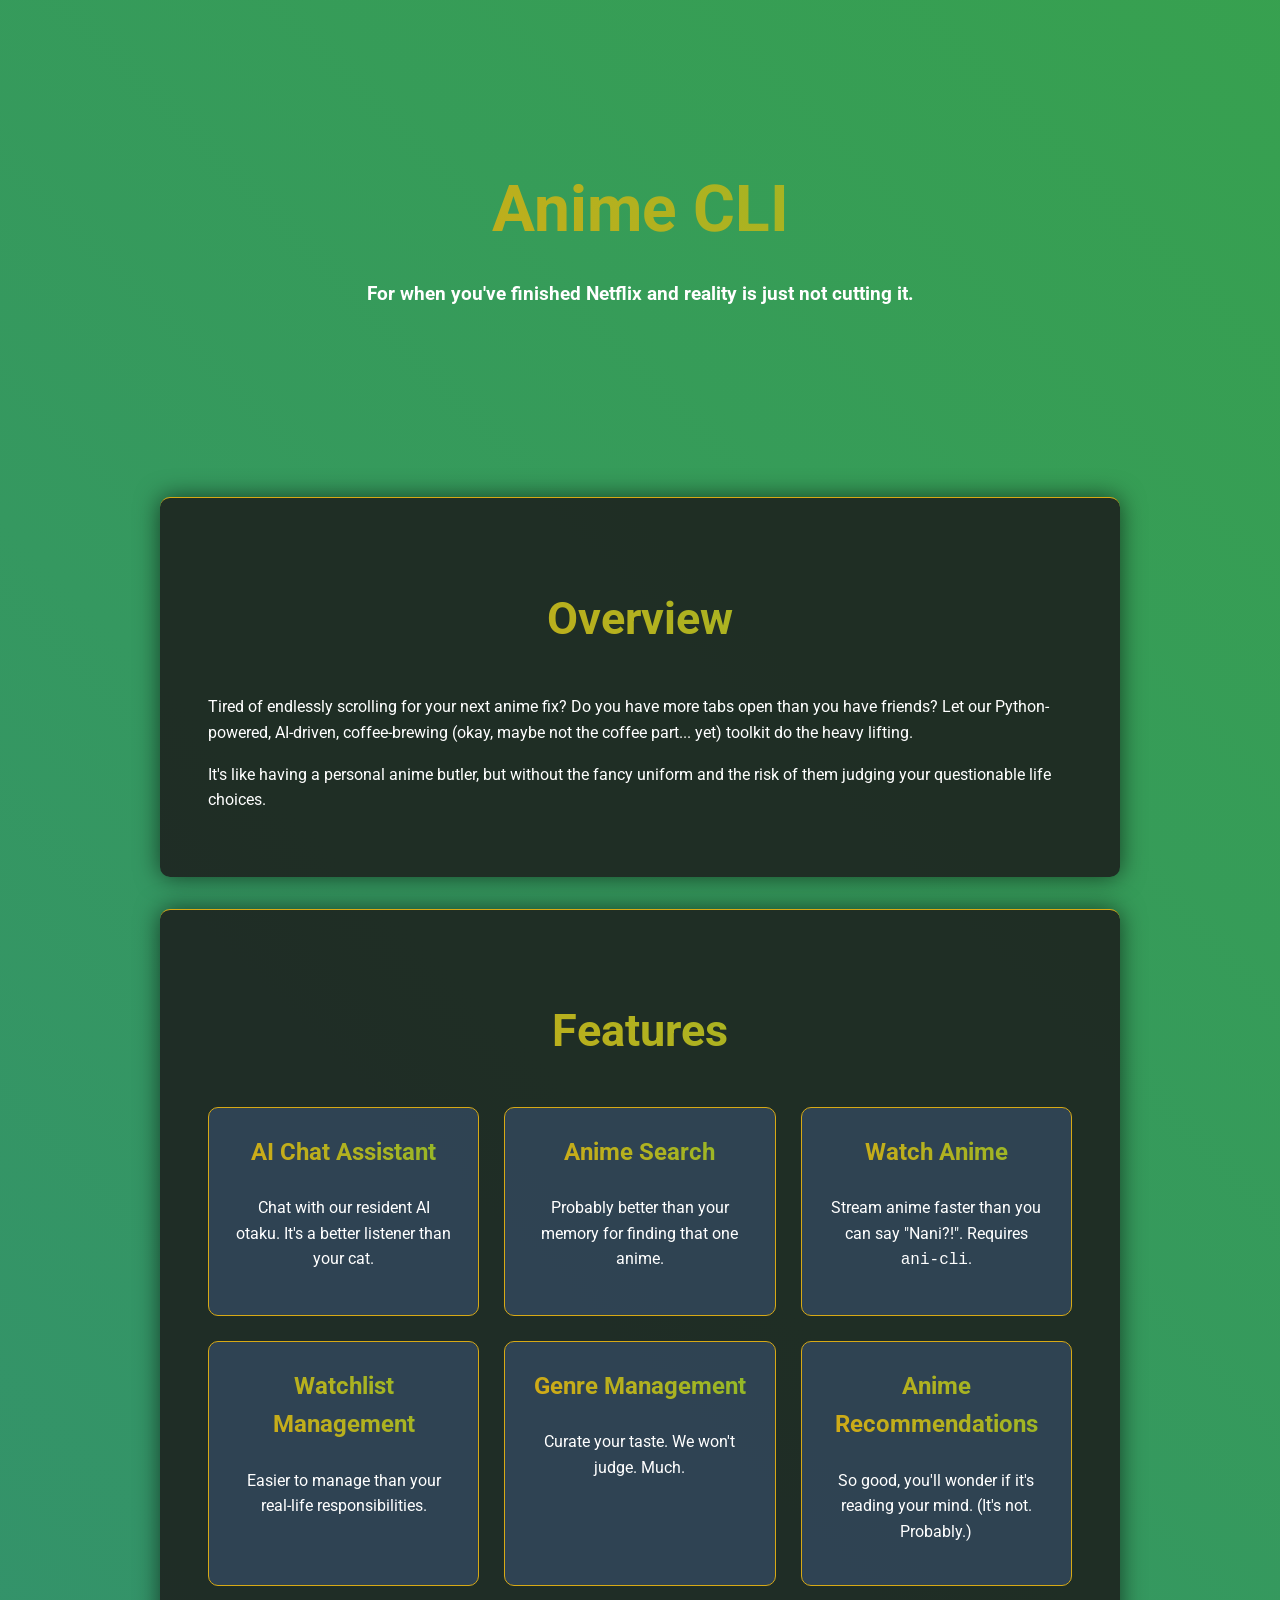
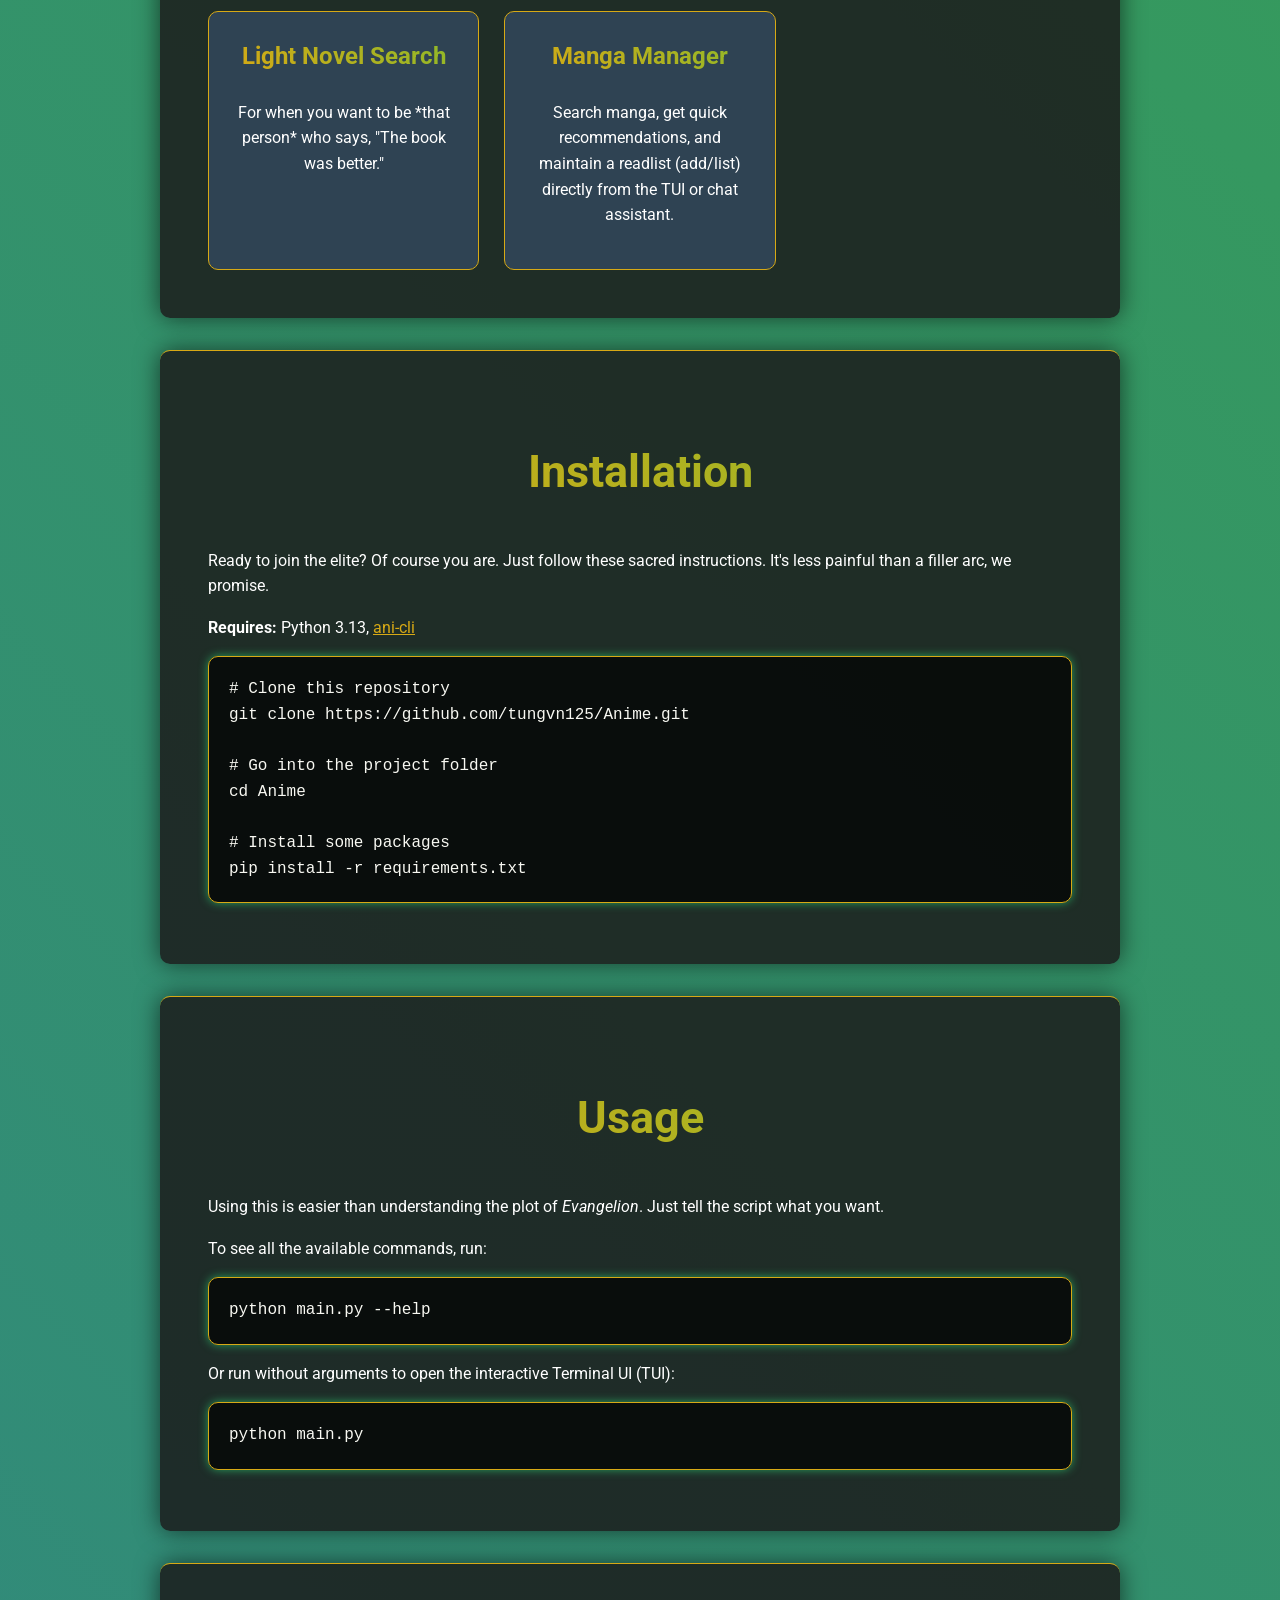
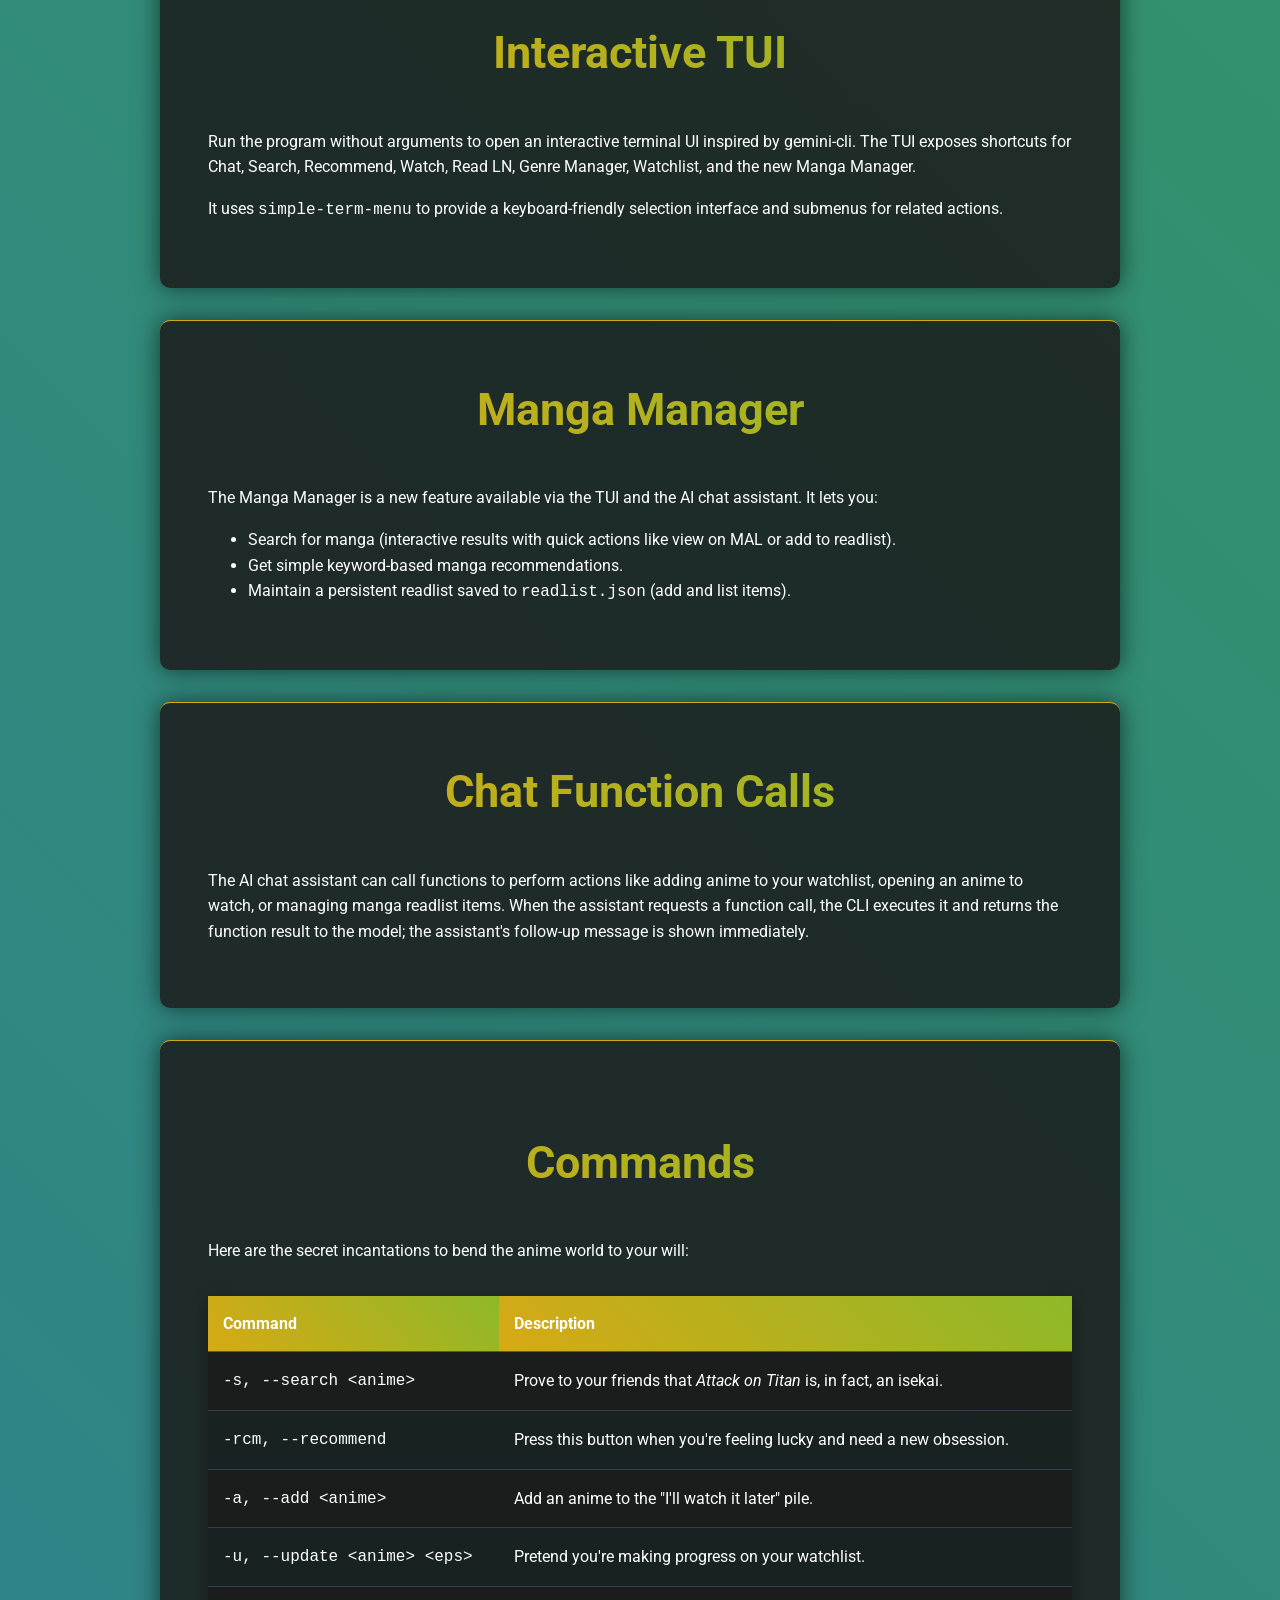
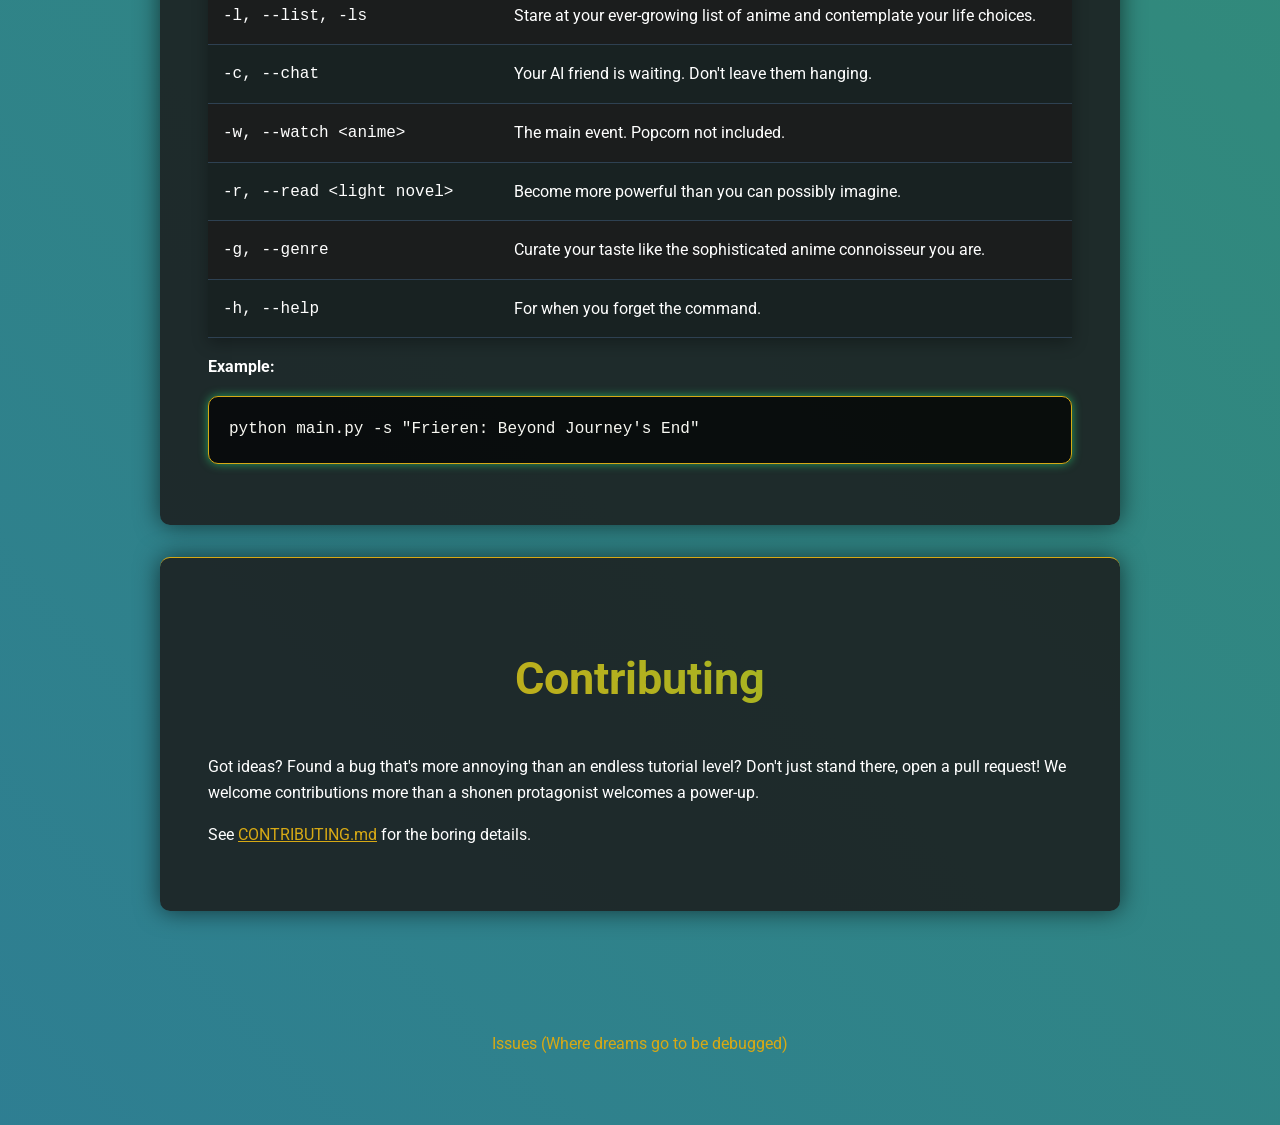
<file: docs/index.html>
<!DOCTYPE html>
<html lang="en">
<head>
    <meta charset="UTF-8">
    <meta name="viewport" content="width=device-width, initial-scale=1.0">
    <title>Anime CLI</title>
    <link rel="stylesheet" href="style.css">
</head>
<body>

    <header>
        <div class="container">
            <h1>Anime CLI</h1>

            <h3>For when you've finished Netflix and reality is just not cutting it.</h3>

        </div>
    </header>

    <main class="container">

        <section id="overview">
            <h2>Overview</h2>
            <p>Tired of endlessly scrolling for your next anime fix? Do you have more tabs open than you have friends? Let our Python-powered, AI-driven, coffee-brewing (okay, maybe not the coffee part... yet) toolkit do the heavy lifting.</p>
            <p>It's like having a personal anime butler, but without the fancy uniform and the risk of them judging your questionable life choices.</p>
        </section>

        <section id="features">
            <h2>Features</h2>
            <div class="features-grid">
                <div class="feature-card">
                    <h3>AI Chat Assistant</h3>
                    <p>Chat with our resident AI otaku. It's a better listener than your cat.</p>
                </div>
                <div class="feature-card">
                    <h3>Anime Search</h3>
                    <p>Probably better than your memory for finding that one anime.</p>
                </div>
                <div class="feature-card">
                    <h3>Watch Anime</h3>
                    <p>Stream anime faster than you can say "Nani?!". Requires <code>ani-cli</code>.</p>
                </div>
                <div class="feature-card">
                    <h3>Watchlist Management</h3>
                    <p>Easier to manage than your real-life responsibilities.</p>
                </div>
                <div class="feature-card">
                    <h3>Genre Management</h3>
                    <p>Curate your taste. We won't judge. Much.</p>
                </div>
                <div class="feature-card">
                    <h3>Anime Recommendations</h3>
                    <p>So good, you'll wonder if it's reading your mind. (It's not. Probably.)</p>
                </div>
                 <div class="feature-card">
                    <h3>Light Novel Search</h3>
                    <p>For when you want to be *that person* who says, "The book was better."</p>
                </div>
                <div class="feature-card">
                    <h3>Manga Manager</h3>
                    <p>Search manga, get quick recommendations, and maintain a readlist (add/list) directly from the TUI or chat assistant.</p>
                </div>
            </div>
        </section>

        <section id="installation">
            <h2>Installation</h2>
            <p>Ready to join the elite? Of course you are. Just follow these sacred instructions. It's less painful than a filler arc, we promise.</p>
            <p><strong>Requires:</strong> Python 3.13, <a href="https://github.com/pystardust/ani-cli" target="_blank">ani-cli</a></p>
            <pre><code># Clone this repository
git clone https://github.com/tungvn125/Anime.git

# Go into the project folder
cd Anime

# Install some packages
pip install -r requirements.txt</code></pre>
        </section>

        <section id="usage">
            <h2>Usage</h2>
            <p>Using this is easier than understanding the plot of <em>Evangelion</em>. Just tell the script what you want.</p>
            <p>To see all the available commands, run:</p>
            <pre><code>python main.py --help</code></pre>
            <p>Or run without arguments to open the interactive Terminal UI (TUI):</p>
            <pre><code>python main.py</code></pre>
        </section>

        <section id="tui">
            <h2>Interactive TUI</h2>
            <p>Run the program without arguments to open an interactive terminal UI inspired by gemini-cli. The TUI exposes shortcuts for Chat, Search, Recommend, Watch, Read LN, Genre Manager, Watchlist, and the new Manga Manager.</p>
            <p>It uses <code>simple-term-menu</code> to provide a keyboard-friendly selection interface and submenus for related actions.</p>
        </section>

        <section id="manga-manager">
            <h2>Manga Manager</h2>
            <p>The Manga Manager is a new feature available via the TUI and the AI chat assistant. It lets you:</p>
            <ul>
                <li>Search for manga (interactive results with quick actions like view on MAL or add to readlist).</li>
                <li>Get simple keyword-based manga recommendations.</li>
                <li>Maintain a persistent readlist saved to <code>readlist.json</code> (add and list items).</li>
            </ul>
        </section>

        <section id="chat-calls">
            <h2>Chat Function Calls</h2>
            <p>The AI chat assistant can call functions to perform actions like adding anime to your watchlist, opening an anime to watch, or managing manga readlist items. When the assistant requests a function call, the CLI executes it and returns the function result to the model; the assistant's follow-up message is shown immediately.</p>
        </section>

        <section id="commands">
            <h2>Commands</h2>
            <p>Here are the secret incantations to bend the anime world to your will:</p>
            <table>
                <thead>
                    <tr>
                        <th>Command</th>
                        <th>Description</th>
                    </tr>
                </thead>
                <tbody>
                    <tr>
                        <td><code>-s, --search &lt;anime&gt;</code></td>
                        <td>Prove to your friends that <em>Attack on Titan</em> is, in fact, an isekai.</td>
                    </tr>
                    <tr>
                        <td><code>-rcm, --recommend</code></td>
                        <td>Press this button when you're feeling lucky and need a new obsession.</td>
                    </tr>
                    <tr>
                        <td><code>-a, --add &lt;anime&gt;</code></td>
                        <td>Add an anime to the "I'll watch it later" pile.</td>
                    </tr>
                    <tr>
                        <td><code>-u, --update &lt;anime&gt; &lt;eps&gt;</code></td>
                        <td>Pretend you're making progress on your watchlist.</td>
                    </tr>
                    <tr>
                        <td><code>-l, --list, -ls</code></td>
                        <td>Stare at your ever-growing list of anime and contemplate your life choices.</td>
                    </tr>
                    <tr>
                        <td><code>-c, --chat</code></td>
                        <td>Your AI friend is waiting. Don't leave them hanging.</td>
                    </tr>
                    <tr>
                        <td><code>-w, --watch &lt;anime&gt;</code></td>
                        <td>The main event. Popcorn not included.</td>
                    </tr>
                    <tr>
                        <td><code>-r, --read &lt;light novel&gt;</code></td>
                        <td>Become more powerful than you can possibly imagine.</td>
                    </tr>
                    <tr>
                        <td><code>-g, --genre</code></td>
                        <td>Curate your taste like the sophisticated anime connoisseur you are.</td>
                    </tr>
                    <tr>
                        <td><code>-h, --help</code></td>
                        <td>For when you forget the command.</td>
                    </tr>
                </tbody>
            </table>
            <p><strong>Example:</strong></p>
            <pre><code>python main.py -s "Frieren: Beyond Journey's End"</code></pre>
        </section>

        <section id="contributing">
            <h2>Contributing</h2>
            <p>Got ideas? Found a bug that's more annoying than an endless tutorial level? Don't just stand there, open a pull request! We welcome contributions more than a shonen protagonist welcomes a power-up.</p>
            <p>See <a href="https://github.com/tungvn125/Anime/blob/main/CONTRIBUTING.md" target="_blank">CONTRIBUTING.md</a> for the boring details.</p>
        </section>

    </main>

    <footer>
        <div class="container">
            <p><a href="https://github.com/tungvn125/Anime/issues" target="_blank">Issues (Where dreams go to be debugged)</a></p>            
        </div>
    </footer>

</body>
</html>
</file>
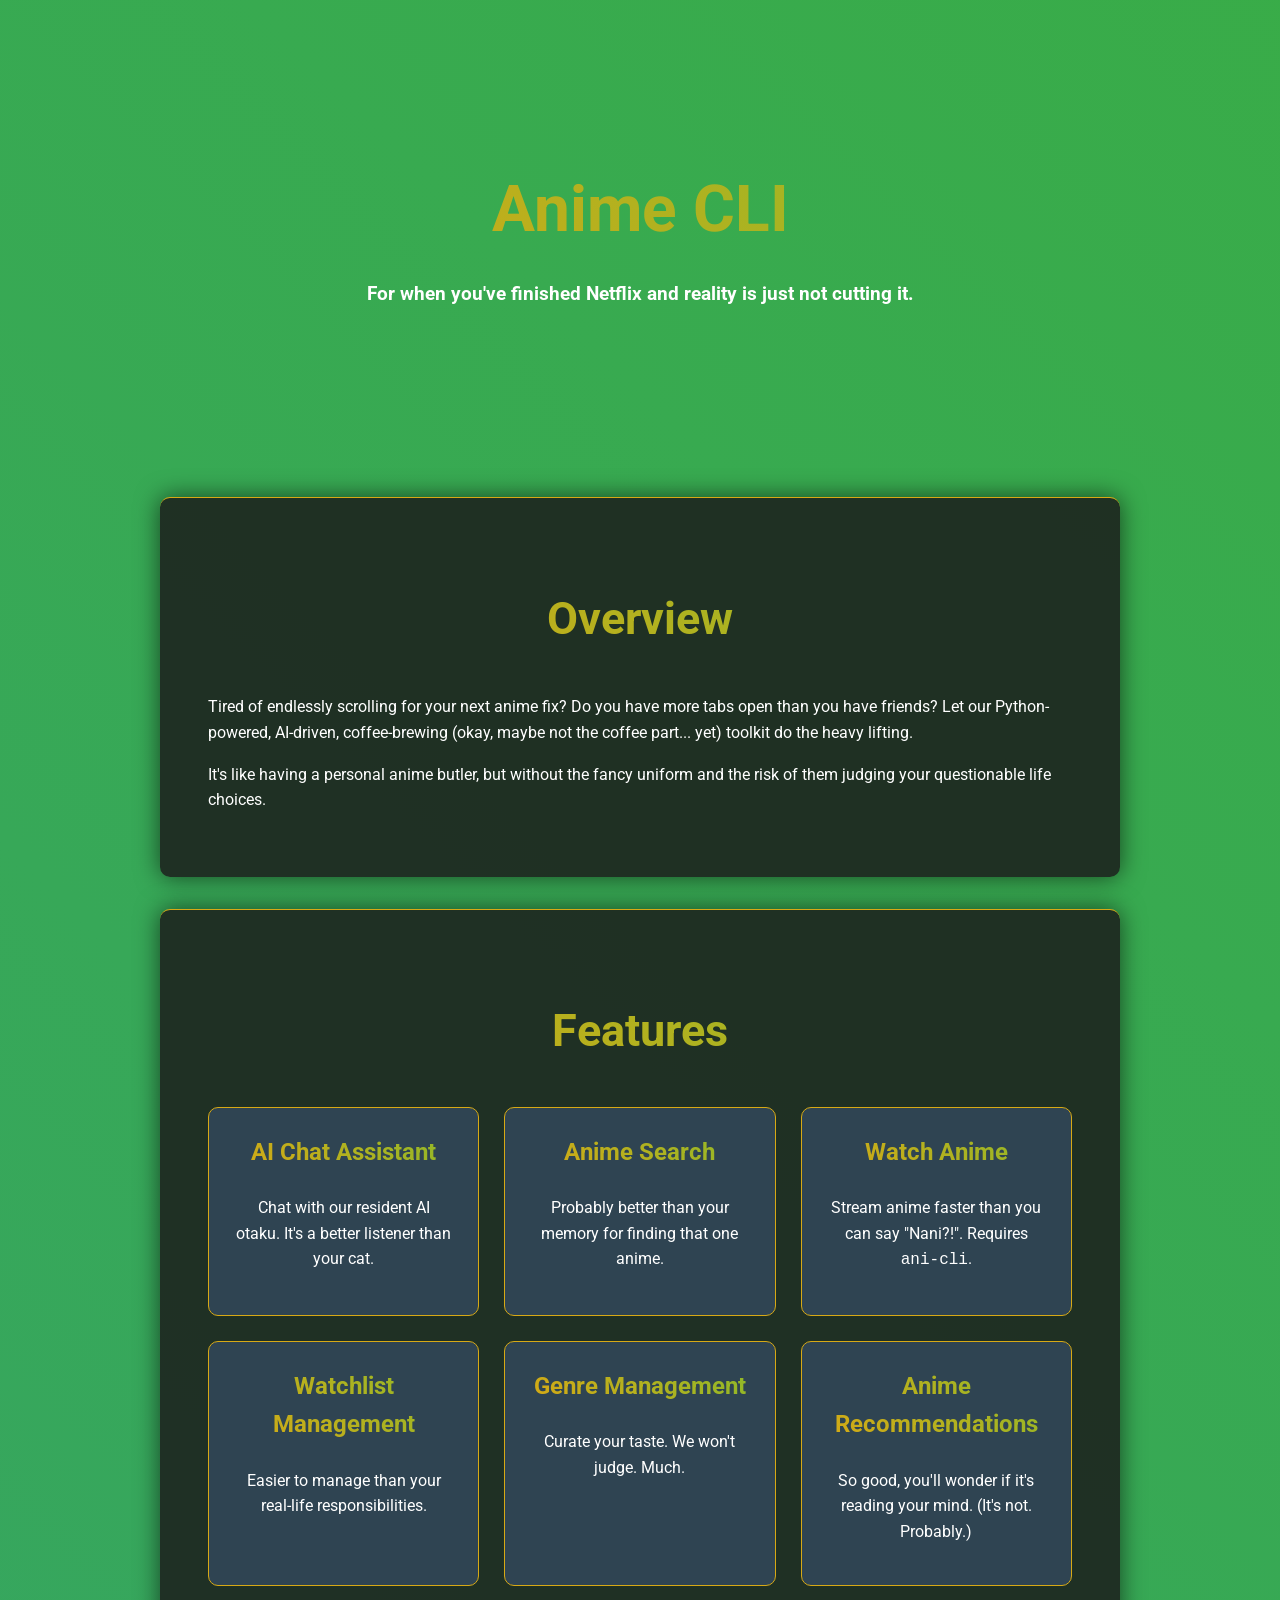
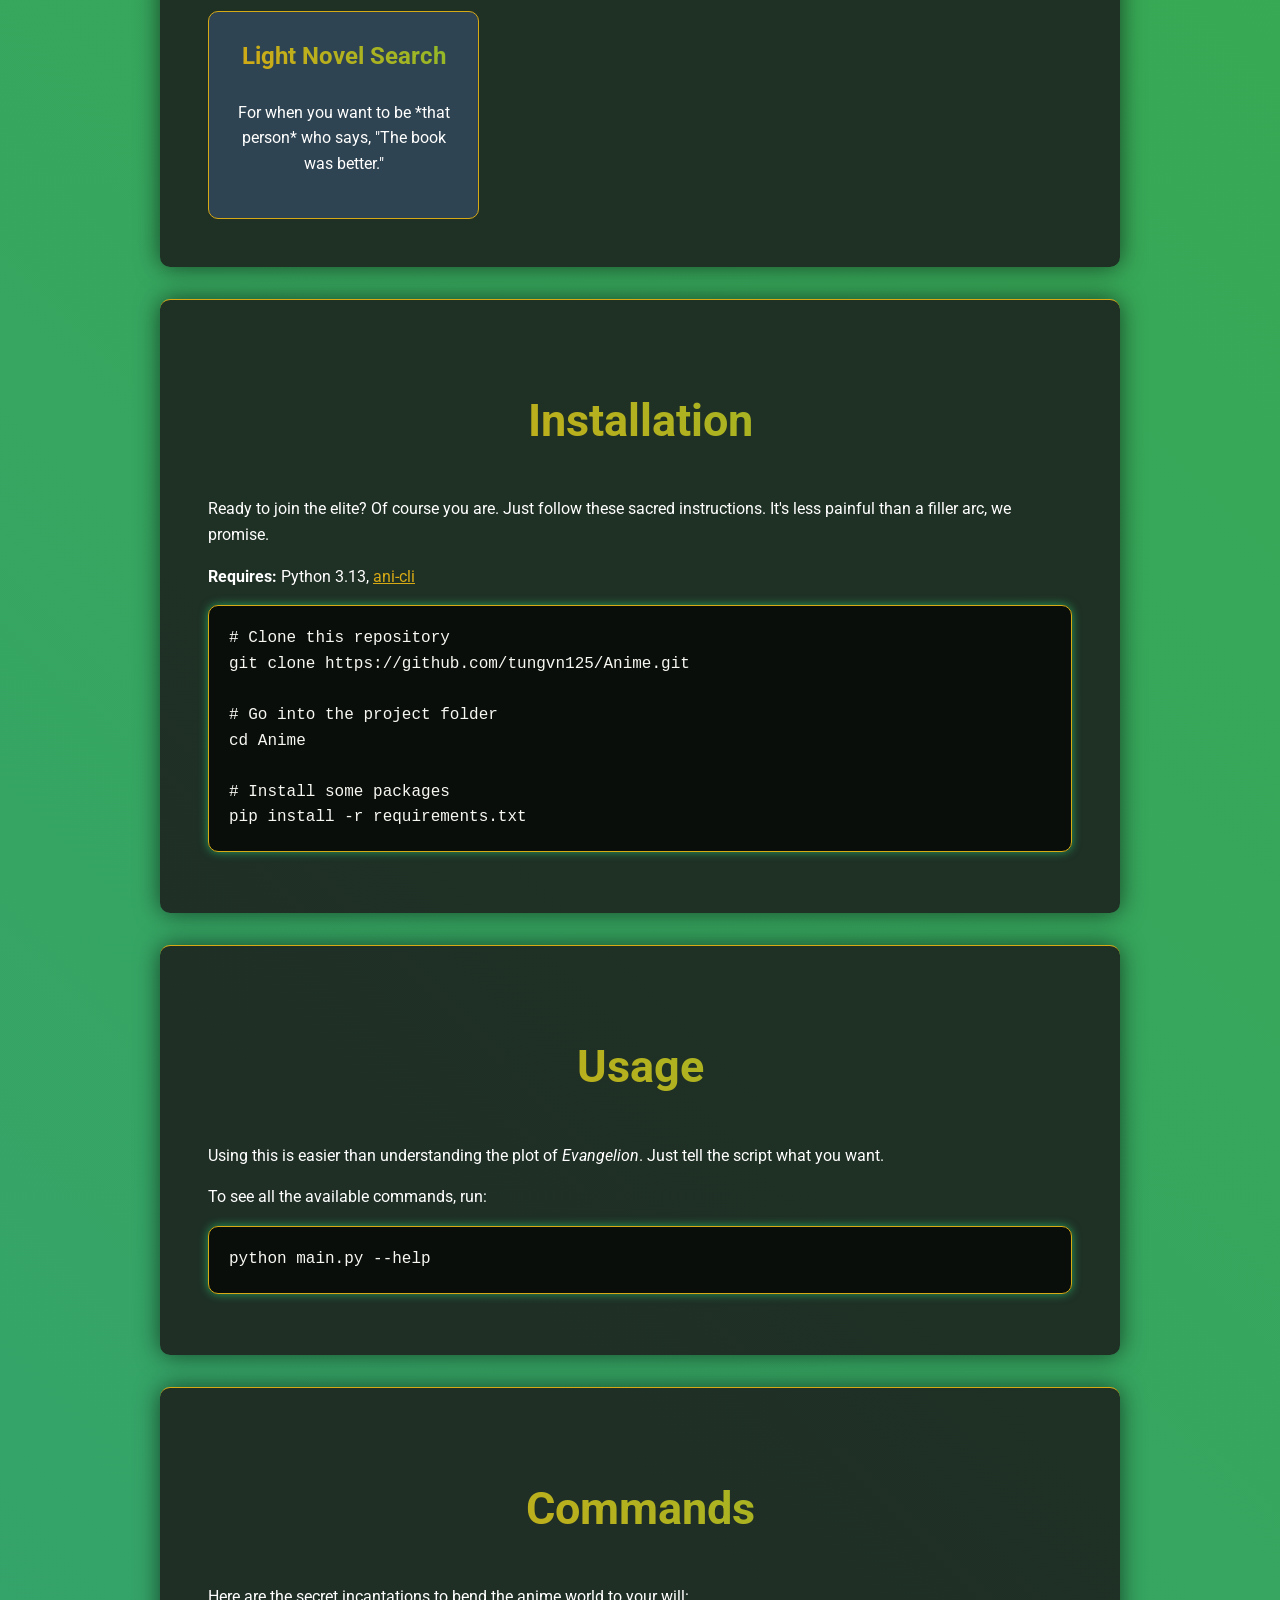
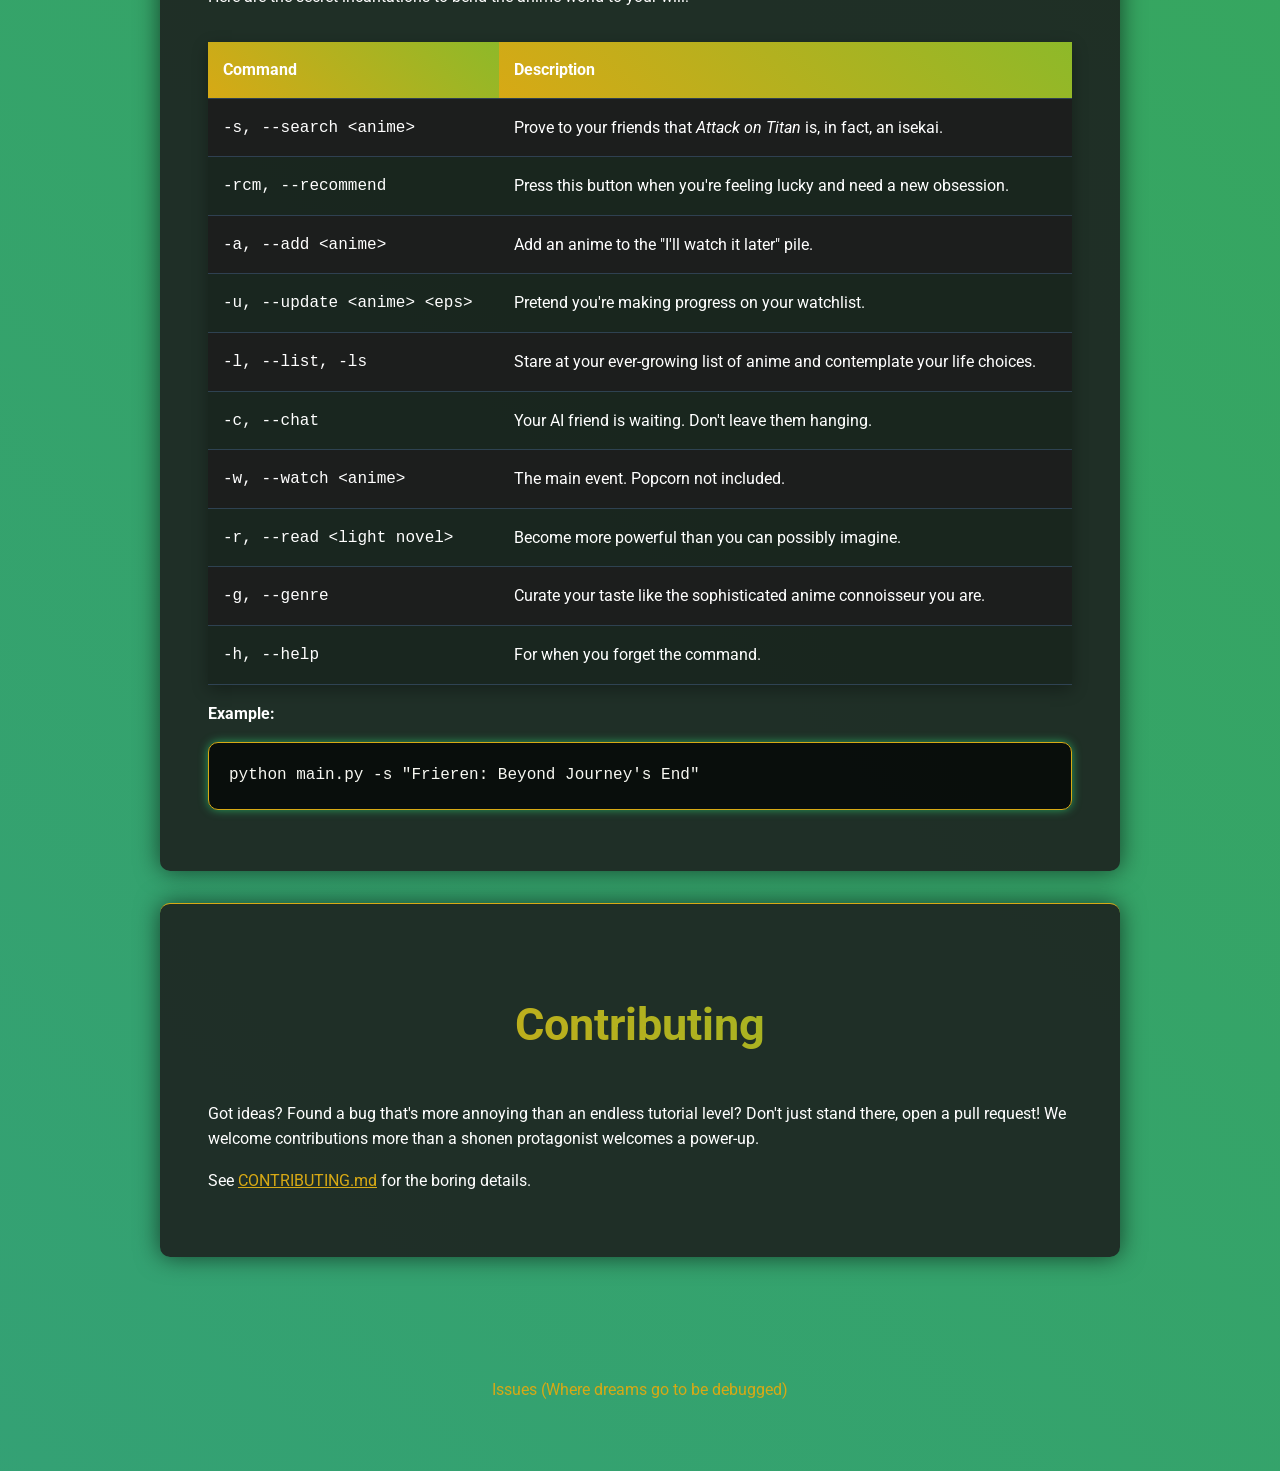
<file: site/index.html>
<!DOCTYPE html>
<html lang="en">
<head>
    <meta charset="UTF-8">
    <meta name="viewport" content="width=device-width, initial-scale=1.0">
    <title>Anime CLI</title>
    <link rel="stylesheet" href="style.css">
</head>
<body>

    <header>
        <div class="container">
            <h1>Anime CLI</h1>

            <h3>For when you've finished Netflix and reality is just not cutting it.</h3>

        </div>
    </header>

    <main class="container">

        <section id="overview">
            <h2>Overview</h2>
            <p>Tired of endlessly scrolling for your next anime fix? Do you have more tabs open than you have friends? Let our Python-powered, AI-driven, coffee-brewing (okay, maybe not the coffee part... yet) toolkit do the heavy lifting.</p>
            <p>It's like having a personal anime butler, but without the fancy uniform and the risk of them judging your questionable life choices.</p>
        </section>

        <section id="features">
            <h2>Features</h2>
            <div class="features-grid">
                <div class="feature-card">
                    <h3>AI Chat Assistant</h3>
                    <p>Chat with our resident AI otaku. It's a better listener than your cat.</p>
                </div>
                <div class="feature-card">
                    <h3>Anime Search</h3>
                    <p>Probably better than your memory for finding that one anime.</p>
                </div>
                <div class="feature-card">
                    <h3>Watch Anime</h3>
                    <p>Stream anime faster than you can say "Nani?!". Requires <code>ani-cli</code>.</p>
                </div>
                <div class="feature-card">
                    <h3>Watchlist Management</h3>
                    <p>Easier to manage than your real-life responsibilities.</p>
                </div>
                <div class="feature-card">
                    <h3>Genre Management</h3>
                    <p>Curate your taste. We won't judge. Much.</p>
                </div>
                <div class="feature-card">
                    <h3>Anime Recommendations</h3>
                    <p>So good, you'll wonder if it's reading your mind. (It's not. Probably.)</p>
                </div>
                 <div class="feature-card">
                    <h3>Light Novel Search</h3>
                    <p>For when you want to be *that person* who says, "The book was better."</p>
                </div>
            </div>
        </section>

        <section id="installation">
            <h2>Installation</h2>
            <p>Ready to join the elite? Of course you are. Just follow these sacred instructions. It's less painful than a filler arc, we promise.</p>
            <p><strong>Requires:</strong> Python 3.13, <a href="https://github.com/pystardust/ani-cli" target="_blank">ani-cli</a></p>
            <pre><code># Clone this repository
git clone https://github.com/tungvn125/Anime.git

# Go into the project folder
cd Anime

# Install some packages
pip install -r requirements.txt</code></pre>
        </section>

        <section id="usage">
            <h2>Usage</h2>
            <p>Using this is easier than understanding the plot of <em>Evangelion</em>. Just tell the script what you want.</p>
            <p>To see all the available commands, run:</p>
            <pre><code>python main.py --help</code></pre>
        </section>

        <section id="commands">
            <h2>Commands</h2>
            <p>Here are the secret incantations to bend the anime world to your will:</p>
            <table>
                <thead>
                    <tr>
                        <th>Command</th>
                        <th>Description</th>
                    </tr>
                </thead>
                <tbody>
                    <tr>
                        <td><code>-s, --search &lt;anime&gt;</code></td>
                        <td>Prove to your friends that <em>Attack on Titan</em> is, in fact, an isekai.</td>
                    </tr>
                    <tr>
                        <td><code>-rcm, --recommend</code></td>
                        <td>Press this button when you're feeling lucky and need a new obsession.</td>
                    </tr>
                    <tr>
                        <td><code>-a, --add &lt;anime&gt;</code></td>
                        <td>Add an anime to the "I'll watch it later" pile.</td>
                    </tr>
                    <tr>
                        <td><code>-u, --update &lt;anime&gt; &lt;eps&gt;</code></td>
                        <td>Pretend you're making progress on your watchlist.</td>
                    </tr>
                    <tr>
                        <td><code>-l, --list, -ls</code></td>
                        <td>Stare at your ever-growing list of anime and contemplate your life choices.</td>
                    </tr>
                    <tr>
                        <td><code>-c, --chat</code></td>
                        <td>Your AI friend is waiting. Don't leave them hanging.</td>
                    </tr>
                    <tr>
                        <td><code>-w, --watch &lt;anime&gt;</code></td>
                        <td>The main event. Popcorn not included.</td>
                    </tr>
                    <tr>
                        <td><code>-r, --read &lt;light novel&gt;</code></td>
                        <td>Become more powerful than you can possibly imagine.</td>
                    </tr>
                    <tr>
                        <td><code>-g, --genre</code></td>
                        <td>Curate your taste like the sophisticated anime connoisseur you are.</td>
                    </tr>
                    <tr>
                        <td><code>-h, --help</code></td>
                        <td>For when you forget the command.</td>
                    </tr>
                </tbody>
            </table>
            <p><strong>Example:</strong></p>
            <pre><code>python main.py -s "Frieren: Beyond Journey's End"</code></pre>
        </section>

        <section id="contributing">
            <h2>Contributing</h2>
            <p>Got ideas? Found a bug that's more annoying than an endless tutorial level? Don't just stand there, open a pull request! We welcome contributions more than a shonen protagonist welcomes a power-up.</p>
            <p>See <a href="https://github.com/tungvn125/Anime/blob/main/CONTRIBUTING.md" target="_blank">CONTRIBUTING.md</a> for the boring details.</p>
        </section>

    </main>

    <footer>
        <div class="container">
            <p><a href="https://github.com/tungvn125/Anime/issues" target="_blank">Issues (Where dreams go to be debugged)</a></p>            
        </div>
    </footer>

</body>
</html>
</file>
<file: docs/style.css>
@import url('https://fonts.googleapis.com/css2?family=Roboto:wght@300;400;700&display=swap');

:root {
    --primary-color: #d7a915; /* Green */
    --secondary-color: #8eb929; /* Blue */
    --text-color: #ffffff;
    --card-background: rgba(28, 28, 28, 0.85);
    --header-color: rgba(52, 73, 94, 0.8);
    --glow-color: rgba(46, 204, 113, 0.7);
    --border-radius: 10px;
}

body {
    font-family: 'Roboto', sans-serif;
    color: var(--text-color);
    margin: 0;
    padding: 0;
    line-height: 1.6;
    background: linear-gradient(45deg, #BCC97C, #2a6eb1, #3cb32c);
    background-size: 400% 400%;
    animation: gradientBG 15s ease infinite;
}

@keyframes gradientBG {
    0% { background-position: 0% 50%; }
    50% { background-position: 100% 50%; }
    100% { background-position: 0% 50%; }
}

.container {
    max-width: 960px;
    margin: 0 auto;
    padding: 20px;
}

section#tui, section#manga-manager, section#chat-calls {
    padding-top: 1rem;
}

header {
    text-align: center;
    padding: 6rem 0;
    animation: fadeInDown 1s ease-in-out;
}

@keyframes fadeInDown {
    from {
        opacity: 0;
        transform: translateY(-20px);
    }
    to {
        opacity: 1;
        transform: translateY(0);
    }
}

header h1, h2, .feature-card h3 {
    background: -webkit-linear-gradient(45deg, var(--primary-color), var(--secondary-color));
    -webkit-background-clip: text;
    -webkit-text-fill-color: transparent;
    background-clip: text;
    text-fill-color: transparent;
}

header h1 {
    font-size: 4rem;
    margin-bottom: 0.5rem;
}

header p {
    font-size: 1.3rem;
    font-style: italic;
    opacity: 0.9;
    color: var(--text-color);
}

section {
    padding: 3rem;
    background-color: var(--card-background);
    margin-top: 2rem;
    border-radius: var(--border-radius);
    box-shadow: 0 0 25px rgba(0,0,0,0.6);
    border-top: 1px solid var(--primary-color);
}

h2 {
    text-align: center;
    font-size: 2.8rem;
    margin-bottom: 2.5rem;
}

.features-grid {
    display: grid;
    grid-template-columns: repeat(auto-fit, minmax(230px, 1fr));
    gap: 25px;
}

.feature-card {
    background-color: var(--header-color);
    padding: 25px;
    border-radius: var(--border-radius);
    text-align: center;
    transition: transform 0.3s ease, box-shadow 0.3s ease;
    border: 1px solid var(--primary-color);
}

.feature-card:hover {
    transform: translateY(-10px) scale(1.05);
    box-shadow: 0 10px 20px rgba(0,0,0,0.4);
}

.feature-card h3 {
    margin-top: 0;
    font-size: 1.5rem;
}

pre {
    background-color: rgba(0,0,0,0.7);
    color: #f8f8f2;
    padding: 20px;
    border-radius: var(--border-radius);
    overflow-x: auto;
    border: 1px solid var(--primary-color);
    box-shadow: 0 0 10px var(--glow-color);
}

code {
    font-family: 'Courier New', Courier, monospace;
}

table {
    width: 100%;
    border-collapse: collapse;
    margin-top: 2rem;
    box-shadow: 0 5px 15px rgba(0,0,0,0.3);
}

th, td {
    padding: 15px;
    text-align: left;
    border-bottom: 1px solid var(--header-color);
}

th {
    background: linear-gradient(45deg, var(--primary-color), var(--secondary-color));
    color: var(--text-color);
}

tbody tr {
    background-color: var(--card-background);
}

tbody tr:nth-child(even) {
    background-color: rgba(0,0,0,0.2);
}

tbody tr:hover {
    background-color: var(--header-color);
}

footer {
    text-align: center;
    padding: 2rem 0;
    margin-top: 2rem;
}

footer a {
    color: var(--primary-color);
    text-decoration: none;
    transition: color 0.3s ease, text-shadow 0.3s ease;
}

footer a:hover {
    color: var(--secondary-color);
    text-shadow: 0 0 10px var(--glow-color);
}

a {
    color: var(--primary-color);
    transition: color 0.3s ease;
}

a:hover {
    color: var(--secondary-color);
}
</file>
<file: site/style.css>
@import url('https://fonts.googleapis.com/css2?family=Roboto:wght@300;400;700&display=swap');

:root {
    --primary-color: #d7a915; /* Green */
    --secondary-color: #8eb929; /* Blue */
    --text-color: #ffffff;
    --card-background: rgba(28, 28, 28, 0.85);
    --header-color: rgba(52, 73, 94, 0.8);
    --glow-color: rgba(46, 204, 113, 0.7);
    --border-radius: 10px;
}

body {
    font-family: 'Roboto', sans-serif;
    color: var(--text-color);
    margin: 0;
    padding: 0;
    line-height: 1.6;
    background: linear-gradient(45deg, #ba8426, #329d84, #3cb32c);
    background-size: 400% 400%;
    animation: gradientBG 15s ease infinite;
}

@keyframes gradientBG {
    0% { background-position: 0% 50%; }
    50% { background-position: 100% 50%; }
    100% { background-position: 0% 50%; }
}

.container {
    max-width: 960px;
    margin: 0 auto;
    padding: 20px;
}

header {
    text-align: center;
    padding: 6rem 0;
    animation: fadeInDown 1s ease-in-out;
}

@keyframes fadeInDown {
    from {
        opacity: 0;
        transform: translateY(-20px);
    }
    to {
        opacity: 1;
        transform: translateY(0);
    }
}

header h1, h2, .feature-card h3 {
    background: -webkit-linear-gradient(45deg, var(--primary-color), var(--secondary-color));
    -webkit-background-clip: text;
    -webkit-text-fill-color: transparent;
    background-clip: text;
    text-fill-color: transparent;
}

header h1 {
    font-size: 4rem;
    margin-bottom: 0.5rem;
}

header p {
    font-size: 1.3rem;
    font-style: italic;
    opacity: 0.9;
    color: var(--text-color);
}

section {
    padding: 3rem;
    background-color: var(--card-background);
    margin-top: 2rem;
    border-radius: var(--border-radius);
    box-shadow: 0 0 25px rgba(0,0,0,0.6);
    border-top: 1px solid var(--primary-color);
}

h2 {
    text-align: center;
    font-size: 2.8rem;
    margin-bottom: 2.5rem;
}

.features-grid {
    display: grid;
    grid-template-columns: repeat(auto-fit, minmax(250px, 1fr));
    gap: 25px;
}

.feature-card {
    background-color: var(--header-color);
    padding: 25px;
    border-radius: var(--border-radius);
    text-align: center;
    transition: transform 0.3s ease, box-shadow 0.3s ease;
    border: 1px solid var(--primary-color);
}

.feature-card:hover {
    transform: translateY(-10px) scale(1.05);
    box-shadow: 0 10px 20px rgba(0,0,0,0.4);
}

.feature-card h3 {
    margin-top: 0;
    font-size: 1.5rem;
}

pre {
    background-color: rgba(0,0,0,0.7);
    color: #f8f8f2;
    padding: 20px;
    border-radius: var(--border-radius);
    overflow-x: auto;
    border: 1px solid var(--primary-color);
    box-shadow: 0 0 10px var(--glow-color);
}

code {
    font-family: 'Courier New', Courier, monospace;
}

table {
    width: 100%;
    border-collapse: collapse;
    margin-top: 2rem;
    box-shadow: 0 5px 15px rgba(0,0,0,0.3);
}

th, td {
    padding: 15px;
    text-align: left;
    border-bottom: 1px solid var(--header-color);
}

th {
    background: linear-gradient(45deg, var(--primary-color), var(--secondary-color));
    color: var(--text-color);
}

tbody tr {
    background-color: var(--card-background);
}

tbody tr:nth-child(even) {
    background-color: rgba(0,0,0,0.2);
}

tbody tr:hover {
    background-color: var(--header-color);
}

footer {
    text-align: center;
    padding: 2rem 0;
    margin-top: 2rem;
}

footer a {
    color: var(--primary-color);
    text-decoration: none;
    transition: color 0.3s ease, text-shadow 0.3s ease;
}

footer a:hover {
    color: var(--secondary-color);
    text-shadow: 0 0 10px var(--glow-color);
}

a {
    color: var(--primary-color);
    transition: color 0.3s ease;
}

a:hover {
    color: var(--secondary-color);
}
</file>
